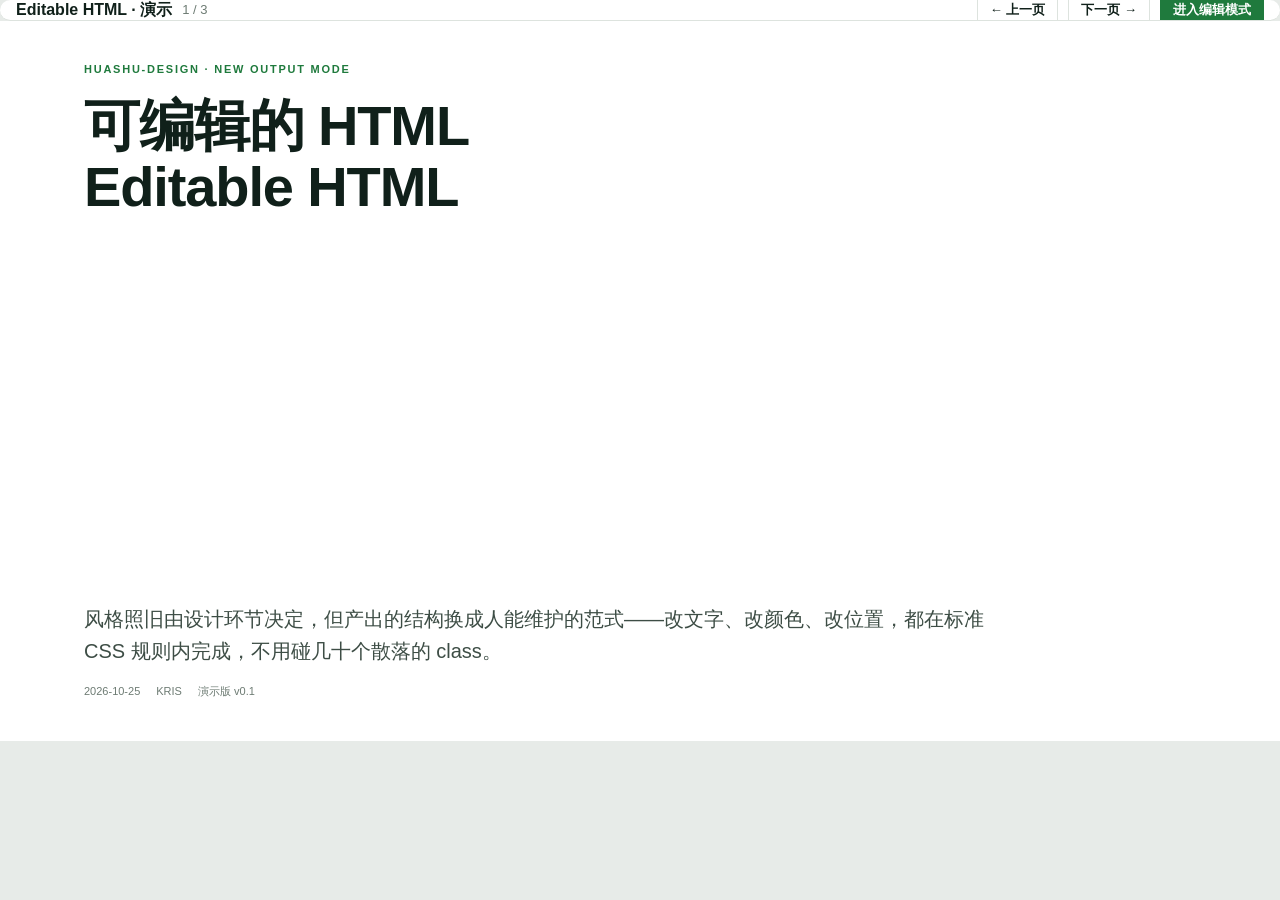
<file: index.html>
<!DOCTYPE html>
<html lang="zh-CN">
<head>
<meta charset="UTF-8">
<title>Editable HTML · 演示</title>
<link rel="stylesheet" href="assets/tokens.css">
<link rel="stylesheet" href="assets/layout.css">
<style>
  /* 演示外壳（chrome）—— 同样只用 tokens 变量 */
  html,body{margin:0;height:100%;background:var(--canvas);font-family:var(--font-sans)}
  .wrap{height:100%;display:grid;grid-template-rows:auto 1fr}
  .bar{display:flex;align-items:center;gap:10px;padding:10px 16px;background:var(--paper);border-bottom:1px solid var(--line)}
  .bar .t{font-weight:800;font-size:var(--fs-3)}
  .bar .sp{flex:1}
  .bar button{font:inherit;font-size:var(--fs-2);font-weight:700;cursor:pointer;
    border:1px solid var(--line);background:var(--paper);color:var(--ink);padding:6px 12px;border-radius:var(--r-md)}
  .bar button:hover{border-color:var(--accent);color:var(--accent)}
  .bar button.edit{background:var(--accent);border-color:var(--accent);color:var(--paper)}
  .stage{overflow:auto;padding:24px;display:grid;place-items:start center}
  iframe{width:1280px;height:720px;border:0;background:var(--paper);
    box-shadow:0 8px 30px rgba(0,0,0,.10);border-radius:var(--r-sm);transition:width .2s,height .2s}
  /* 编辑模式：iframe 撑满可用区域，否则右侧属性面板会被 iframe 高度截断 */
  body[data-editing] .stage{padding:0;place-items:start stretch}
  body[data-editing] iframe{width:100%;height:calc(100vh - 53px);box-shadow:none;border-radius:0}
  .hint{font-size:var(--fs-2);color:var(--ink-3)}
</style>
</head>
<body>
<div class="wrap">
  <div class="bar">
    <span class="t">Editable HTML · 演示</span>
    <span class="hint" id="nav">1 / 3</span>
    <span class="sp"></span>
    <button id="prev">← 上一页</button>
    <button id="next">下一页 →</button>
    <button class="edit" id="edit">进入编辑模式</button>
  </div>
  <div class="stage"><iframe id="f" src="slides/01-cover.html" title="slide"></iframe></div>
</div>
<script>
var slides=['slides/01-cover.html','slides/02-why.html','slides/03-new.html'], i=0, editing=false;
var f=document.getElementById('f'), nav=document.getElementById('nav');
function render(){
  document.body.setAttribute('data-editing', editing ? '1' : '0');
  f.src = slides[i] + (editing ? '?edit=1' : '');
  nav.textContent = (i+1)+' / '+slides.length;
}
document.getElementById('prev').onclick=function(){ i=(i-1+slides.length)%slides.length; render(); };
document.getElementById('next').onclick=function(){ i=(i+1)%slides.length; render(); };
document.getElementById('edit').onclick=function(){
  editing=!editing;
  this.textContent = editing ? '退出编辑模式' : '进入编辑模式';
  render();
};
document.addEventListener('keydown',function(e){
  if(e.key==='ArrowRight') document.getElementById('next').click();
  if(e.key==='ArrowLeft') document.getElementById('prev').click();
});
render();
</script>
</body>
</html>
</file>
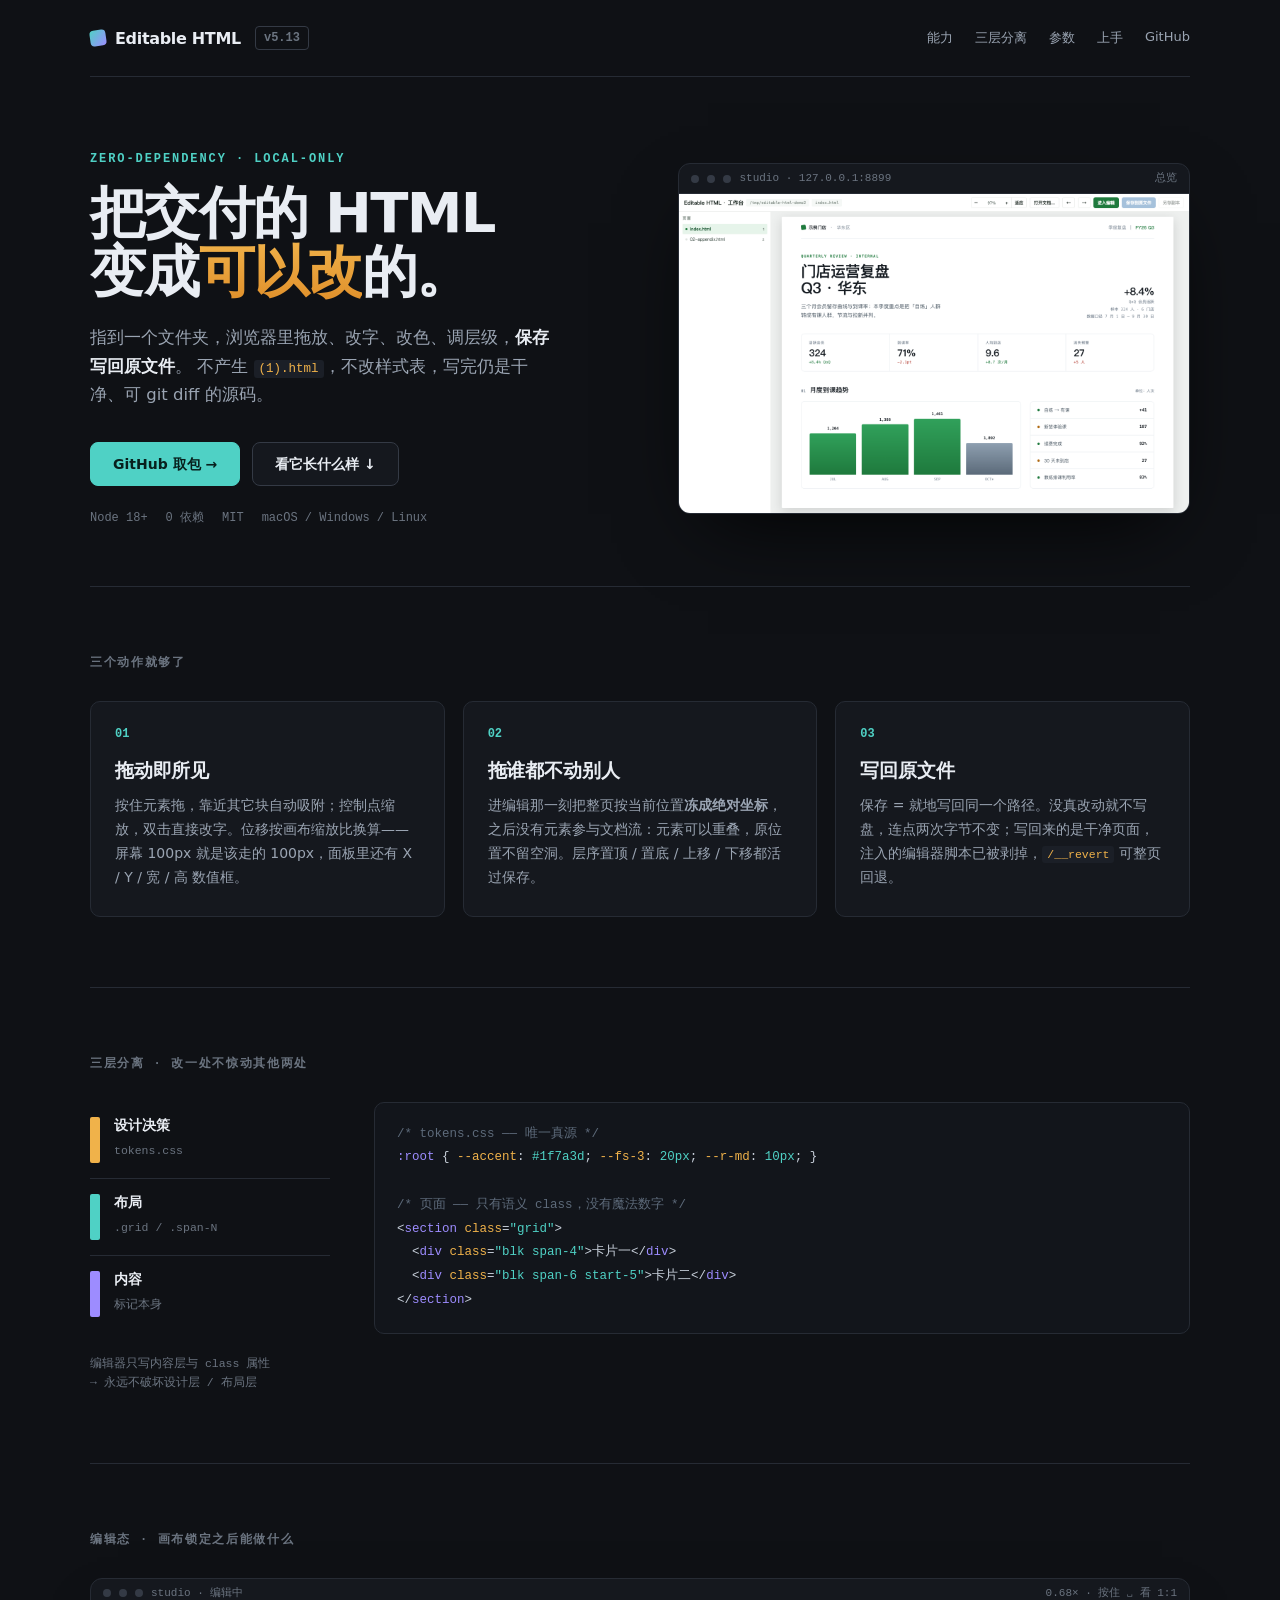
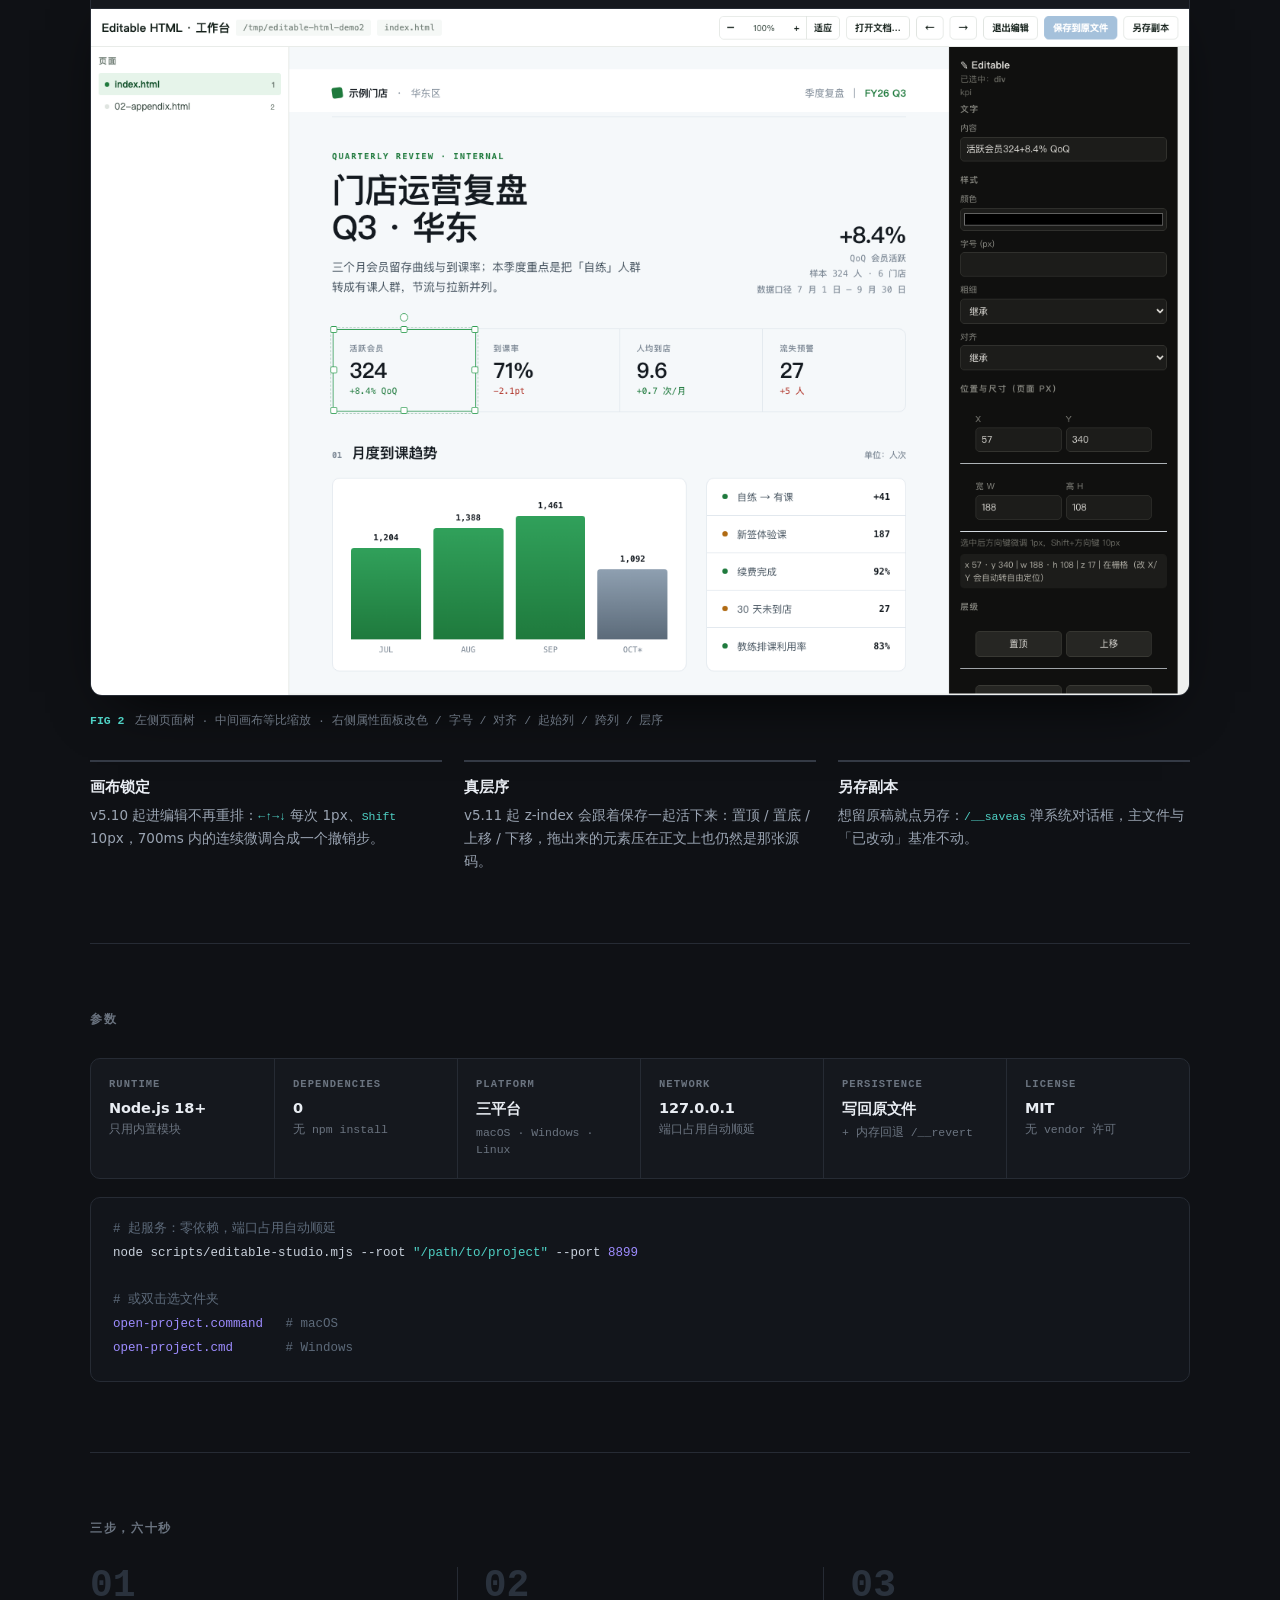
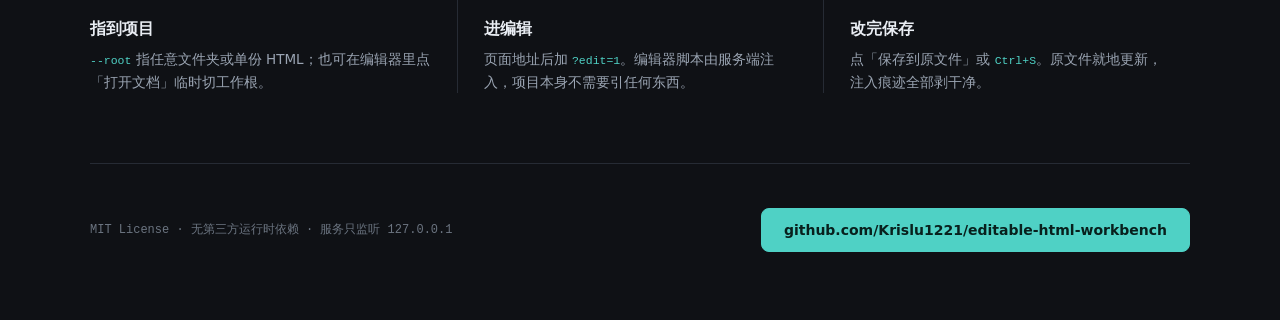
<file: demo/index.html>
<!DOCTYPE html>
<html lang="zh-CN">
<head>
<meta charset="utf-8">
<meta name="viewport" content="width=device-width,initial-scale=1">
<title>Editable HTML 工作台 · 交付物不应该只能由作者改</title>
<meta name="description" content="指向任意项目文件夹，在浏览器里拖动 / 改字 / 改色 / 调层级，保存就地写回原文件。零依赖，只监听 127.0.0.1。">
<style>
  :root{
    --bg:#0f1115; --bg2:#15181e; --line:#262b34; --line2:#343a45;
    --ink:#e9edf3; --ink2:#9aa4b2; --ink3:#6b7480;
    --cy:#4fd1c5; --am:#f0b24a; --vi:#9d8cff;
    --mono:ui-monospace,SFMono-Regular,"SF Mono",Menlo,Consolas,monospace;
    --sans:"PingFang SC","Hiragino Sans GB","Microsoft YaHei",system-ui,sans-serif;
  }
  *{box-sizing:border-box}
  html,body{margin:0;background:var(--bg);color:var(--ink);font-family:var(--sans);-webkit-font-smoothing:antialiased}
  .wrap{max-width:1180px;margin:0 auto;padding:0 40px}
  a{color:inherit}

  .top{display:flex;align-items:center;gap:14px;padding:26px 0;border-bottom:1px solid var(--line)}
  .logo{display:flex;align-items:center;gap:9px;font-weight:800;letter-spacing:-.02em}
  .logo i{width:16px;height:16px;border-radius:4px;background:linear-gradient(135deg,var(--cy),var(--vi));display:block;transform:rotate(-8deg)}
  .tag{font:600 12px/1 var(--mono);color:var(--ink3);border:1px solid var(--line2);padding:5px 8px;border-radius:4px}
  .top .sp{flex:1}
  .top nav{display:flex;gap:22px;font-size:13px;color:var(--ink2)}
  .top nav a{text-decoration:none}
  .top nav a:hover{color:var(--ink)}

  .hero{padding:76px 0 62px;display:grid;grid-template-columns:1.02fr .98fr;gap:56px;align-items:center}
  .kicker{font:600 12px/1 var(--mono);color:var(--cy);letter-spacing:.16em;text-transform:uppercase}
  h1{font-size:56px;line-height:1.06;letter-spacing:-.03em;margin:18px 0 22px;font-weight:800}
  h1 em{font-style:normal;background:linear-gradient(180deg,var(--am),#e08f2a);-webkit-background-clip:text;background-clip:text;color:transparent}
  .lede{font-size:16.5px;line-height:1.75;color:var(--ink2);max-width:44ch;margin:0}
  .lede b{color:var(--ink)}
  .lede code{font:500 12.5px/1 var(--mono);color:var(--am);background:#1b1f27;padding:2px 5px;border-radius:3px}
  .btns{display:flex;gap:12px;margin-top:32px}
  .btn{font:700 14px/1 var(--sans);padding:14px 22px;border-radius:8px;border:1px solid var(--line2);background:var(--bg2);color:var(--ink);text-decoration:none;display:inline-block}
  .btn.p{background:var(--cy);border-color:var(--cy);color:#08201d}
  .meta{display:flex;gap:18px;margin-top:26px;font:500 12px/1 var(--mono);color:var(--ink3);flex-wrap:wrap}

  .canvas{background:var(--bg2);border:1px solid var(--line);border-radius:12px;overflow:hidden;box-shadow:0 30px 80px -30px #000}
  .cbar{display:flex;align-items:center;gap:8px;padding:9px 12px;border-bottom:1px solid var(--line);font:500 11px/1 var(--mono);color:var(--ink3)}
  .dot{width:8px;height:8px;border-radius:50%;background:var(--line2);display:block}
  .cbar .sp{flex:1}
  .cbody{background:radial-gradient(circle at 50% -10%,#1c2330 0,transparent 60%);line-height:0}
  .cbody img{width:100%;height:auto;display:block}

  .sec{padding:70px 0;border-top:1px solid var(--line)}
  .sec h2{font:600 12px/1 var(--mono);color:var(--ink3);letter-spacing:.14em;text-transform:uppercase;margin:0 0 32px}

  .cards{display:grid;grid-template-columns:repeat(3,1fr);gap:18px}
  .card{border:1px solid var(--line);border-radius:10px;padding:26px 24px;background:var(--bg2)}
  .card .n{font:700 12px/1 var(--mono);color:var(--cy);margin-bottom:18px}
  .card h3{font-size:19px;margin:0 0 10px;letter-spacing:-.01em}
  .card p{font-size:14px;line-height:1.7;color:var(--ink2);margin:0}
  .card code{font:500 11.5px/1 var(--mono);color:var(--am);background:#1b1f27;padding:2px 5px;border-radius:3px}

  .layers{display:grid;grid-template-columns:240px 1fr;gap:44px;align-items:start}
  .layer{display:flex;gap:14px;padding:15px 0;border-bottom:1px solid var(--line)}
  .sw{width:10px;flex:0 0 10px;border-radius:2px;height:46px}
  .layer b{display:block;font-size:14px;margin-bottom:4px}
  .layer span{font:500 11.5px/1.6 var(--mono);color:var(--ink3)}
  pre{margin:0;background:#12151b;border:1px solid var(--line);border-radius:10px;padding:20px 22px;font:500 12.5px/1.9 var(--mono);color:#c9d1dc;overflow:auto}
  .k{color:var(--vi)}.s{color:var(--cy)}.c{color:#5d6a7a}.a{color:var(--am)}

  /* 参数条：来自方向 C，横排一格一参数 */
  .strip{display:grid;grid-template-columns:repeat(6,1fr);border:1px solid var(--line);border-radius:10px;overflow:hidden;background:var(--bg2)}
  .cell{padding:20px 18px;border-left:1px solid var(--line)}
  .cell:first-child{border-left:0}
  .cell .lb{font:600 10.5px/1 var(--mono);color:var(--ink3);letter-spacing:.1em;text-transform:uppercase;margin-bottom:10px}
  .cell .vl{font-size:14.5px;font-weight:700;letter-spacing:-.01em}
  .cell .vl small{display:block;font:500 11.5px/1.5 var(--mono);color:var(--ink3);font-weight:400;margin-top:5px;letter-spacing:0}
  .cmd{margin-top:18px}

  .shot{display:grid;grid-template-columns:1fr;gap:14px}
  .shot .canvas{box-shadow:0 24px 60px -28px #000}
  .cap{font:500 11.5px/1.6 var(--mono);color:var(--ink3);display:flex;gap:10px;align-items:center;margin-top:2px}
  .cap b{color:var(--cy);font-weight:700}
  .bullet{display:grid;grid-template-columns:repeat(3,1fr);gap:22px;margin-top:30px}
  .bl{border-top:2px solid var(--line2);padding-top:16px}
  .bl h4{margin:0 0 7px;font-size:15px}
  .bl p{margin:0;font-size:13.5px;line-height:1.7;color:var(--ink2)}
  .bl code{font:500 11.5px/1 var(--mono);color:var(--cy)}

  .steps{display:grid;grid-template-columns:repeat(3,1fr)}
  .step{padding:0 26px;border-left:1px solid var(--line)}
  .step:first-child{border-left:0;padding-left:0}
  .step .i{font:700 38px/1 var(--mono);color:#2a323d;margin-bottom:14px}
  .step h4{margin:0 0 8px;font-size:16px}
  .step p{margin:0;font-size:13.5px;line-height:1.7;color:var(--ink2)}
  .step code{font:500 11.5px/1 var(--mono);color:var(--cy)}

  .foot{border-top:1px solid var(--line);padding:44px 0 68px;display:flex;justify-content:space-between;align-items:center;gap:24px}
  .foot p{margin:0;font:500 12px/1.7 var(--mono);color:var(--ink3)}

  @media (max-width:960px){
    .wrap{padding:0 22px}
    .hero{grid-template-columns:1fr;gap:36px;padding-top:52px}
    h1{font-size:40px}
    .cards,.bullet,.steps{grid-template-columns:1fr}
    .layers{grid-template-columns:1fr;gap:24px}
    .strip{grid-template-columns:repeat(2,1fr)}
    .cell:nth-child(odd){border-left:0}
    .step{border-left:0;padding:0 0 24px}
    .foot{flex-direction:column;align-items:flex-start}
  }
</style>
</head>
<body>
<div class="wrap">
  <div class="top">
    <div class="logo"><i></i>Editable HTML</div><span class="tag">v5.13</span>
    <span class="sp"></span>
    <nav>
      <a href="#what">能力</a><a href="#layers">三层分离</a><a href="#spec">参数</a><a href="#how">上手</a><a href="https://github.com/Krislu1221/editable-html-workbench">GitHub</a>
    </nav>
  </div>

  <section class="hero">
    <div>
      <div class="kicker">zero-dependency · local-only</div>
      <h1>把交付的 HTML<br>变成<em>可以改</em>的。</h1>
      <p class="lede">指到一个文件夹，浏览器里拖放、改字、改色、调层级，<b>保存写回原文件</b>。
      不产生 <code>(1).html</code>，不改样式表，写完仍是干净、可 git diff 的源码。</p>
      <div class="btns">
        <a class="btn p" href="https://github.com/Krislu1221/editable-html-workbench">GitHub 取包 →</a>
        <a class="btn" href="#shots">看它长什么样 ↓</a>
      </div>
      <div class="meta"><span>Node 18+</span><span>0 依赖</span><span>MIT</span><span>macOS / Windows / Linux</span></div>
    </div>

    <div class="canvas">
      <div class="cbar"><i class="dot"></i><i class="dot"></i><i class="dot"></i><span>studio · 127.0.0.1:8899</span><span class="sp"></span><span>总览</span></div>
      <div class="cbody"><img src="assets/studio-preview.png" alt="Editable HTML 工作台总览：左侧页面树、中间画布、右侧属性面板"></div>
    </div>
  </section>

  <section class="sec" id="what">
    <h2>三个动作就够了</h2>
    <div class="cards">
      <div class="card"><div class="n">01</div><h3>拖动即所见</h3>
        <p>按住元素拖，靠近其它块自动吸附；控制点缩放，双击直接改字。位移按画布缩放比换算——屏幕 100px 就是该走的 100px，面板里还有 X / Y / 宽 / 高 数值框。</p></div>
      <div class="card"><div class="n">02</div><h3>拖谁都不动别人</h3>
        <p>进编辑那一刻把整页按当前位置<strong>冻成绝对坐标</strong>，之后没有元素参与文档流：元素可以重叠，原位置不留空洞。层序置顶 / 置底 / 上移 / 下移都活过保存。</p></div>
      <div class="card"><div class="n">03</div><h3>写回原文件</h3>
        <p>保存 = 就地写回同一个路径。没真改动就不写盘，连点两次字节不变；写回来的是干净页面，注入的编辑器脚本已被剥掉，<code>/__revert</code> 可整页回退。</p></div>
    </div>
  </section>

  <section class="sec" id="layers">
    <h2>三层分离 · 改一处不惊动其他两处</h2>
    <div class="layers">
      <div>
        <div class="layer"><div class="sw" style="background:var(--am)"></div><div><b>设计决策</b><span>tokens.css</span></div></div>
        <div class="layer"><div class="sw" style="background:var(--cy)"></div><div><b>布局</b><span>.grid / .span-N</span></div></div>
        <div class="layer" style="border:0"><div class="sw" style="background:var(--vi)"></div><div><b>内容</b><span>标记本身</span></div></div>
        <p style="font:500 11.5px/1.7 var(--mono);color:var(--ink3);margin:22px 0 0">编辑器只写内容层与 class 属性<br>→ 永远不破坏设计层 / 布局层</p>
      </div>
      <pre><span class="c">/* tokens.css —— 唯一真源 */</span>
<span class="k">:root</span> { <span class="a">--accent</span>: <span class="s">#1f7a3d</span>; <span class="a">--fs-3</span>: <span class="s">20px</span>; <span class="a">--r-md</span>: <span class="s">10px</span>; }

<span class="c">/* 页面 —— 只有语义 class，没有魔法数字 */</span>
&lt;<span class="k">section</span> <span class="a">class</span>=<span class="s">"grid"</span>&gt;
  &lt;<span class="k">div</span> <span class="a">class</span>=<span class="s">"blk span-4"</span>&gt;卡片一&lt;/<span class="k">div</span>&gt;
  &lt;<span class="k">div</span> <span class="a">class</span>=<span class="s">"blk span-6 start-5"</span>&gt;卡片二&lt;/<span class="k">div</span>&gt;
&lt;/<span class="k">section</span>&gt;</pre>
    </div>
  </section>

  <section class="sec" id="shots">
    <h2>编辑态 · 画布锁定之后能做什么</h2>
    <div class="shot">
      <div class="canvas">
        <div class="cbar"><i class="dot"></i><i class="dot"></i><i class="dot"></i><span>studio · 编辑中</span><span class="sp"></span><span>0.68× · 按住 ␣ 看 1:1</span></div>
        <div class="cbody"><img src="assets/studio-editing.png" alt="编辑态：元素被选中、属性面板可改 X/Y/宽/高与颜色字体、以及层序按钮"></div>
      </div>
      <div class="cap"><b>FIG 2</b><span>左侧页面树 · 中间画布等比缩放 · 右侧属性面板改色 / 字号 / 对齐 / 起始列 / 跨列 / 层序</span></div>
    </div>
    <div class="bullet">
      <div class="bl"><h4>画布锁定</h4><p>v5.10 起进编辑不再重排：<code>←↑→↓</code> 每次 1px、<code>Shift</code> 10px，700ms 内的连续微调合成一个撤销步。</p></div>
      <div class="bl"><h4>真层序</h4><p>v5.11 起 z-index 会跟着保存一起活下来：置顶 / 置底 / 上移 / 下移，拖出来的元素压在正文上也仍然是那张源码。</p></div>
      <div class="bl"><h4>另存副本</h4><p>想留原稿就点另存：<code>/__saveas</code> 弹系统对话框，主文件与「已改动」基准不动。</p></div>
    </div>
  </section>

  <section class="sec" id="spec">
    <h2>参数</h2>
    <div class="strip">
      <div class="cell"><div class="lb">Runtime</div><div class="vl">Node.js 18+<small>只用内置模块</small></div></div>
      <div class="cell"><div class="lb">Dependencies</div><div class="vl">0<small>无 npm install</small></div></div>
      <div class="cell"><div class="lb">Platform</div><div class="vl">三平台<small>macOS · Windows · Linux</small></div></div>
      <div class="cell"><div class="lb">Network</div><div class="vl">127.0.0.1<small>端口占用自动顺延</small></div></div>
      <div class="cell"><div class="lb">Persistence</div><div class="vl">写回原文件<small>+ 内存回退 /__revert</small></div></div>
      <div class="cell"><div class="lb">License</div><div class="vl">MIT<small>无 vendor 许可</small></div></div>
    </div>
    <pre class="cmd"><span class="c"># 起服务：零依赖，端口占用自动顺延</span>
node scripts/editable-studio.mjs --root <span class="s">"/path/to/project"</span> --port <span class="k">8899</span>

<span class="c"># 或双击选文件夹</span>
<span class="k">open-project.command</span>   <span class="c"># macOS</span>
<span class="k">open-project.cmd</span>       <span class="c"># Windows</span></pre>
  </section>

  <section class="sec" id="how">
    <h2>三步，六十秒</h2>
    <div class="steps">
      <div class="step"><div class="i">01</div><h4>指到项目</h4><p><code>--root</code> 指任意文件夹或单份 HTML；也可在编辑器里点「打开文档」临时切工作根。</p></div>
      <div class="step"><div class="i">02</div><h4>进编辑</h4><p>页面地址后加 <code>?edit=1</code>。编辑器脚本由服务端注入，项目本身不需要引任何东西。</p></div>
      <div class="step"><div class="i">03</div><h4>改完保存</h4><p>点「保存到原文件」或 <code>Ctrl+S</code>。原文件就地更新，注入痕迹全部剥干净。</p></div>
    </div>
  </section>

  <div class="foot">
    <p>MIT License · 无第三方运行时依赖 · 服务只监听 127.0.0.1</p>
    <a class="btn p" href="https://github.com/Krislu1221/editable-html-workbench">github.com/Krislu1221/editable-html-workbench</a>
  </div>
</div>
</body>
</html>
</file>
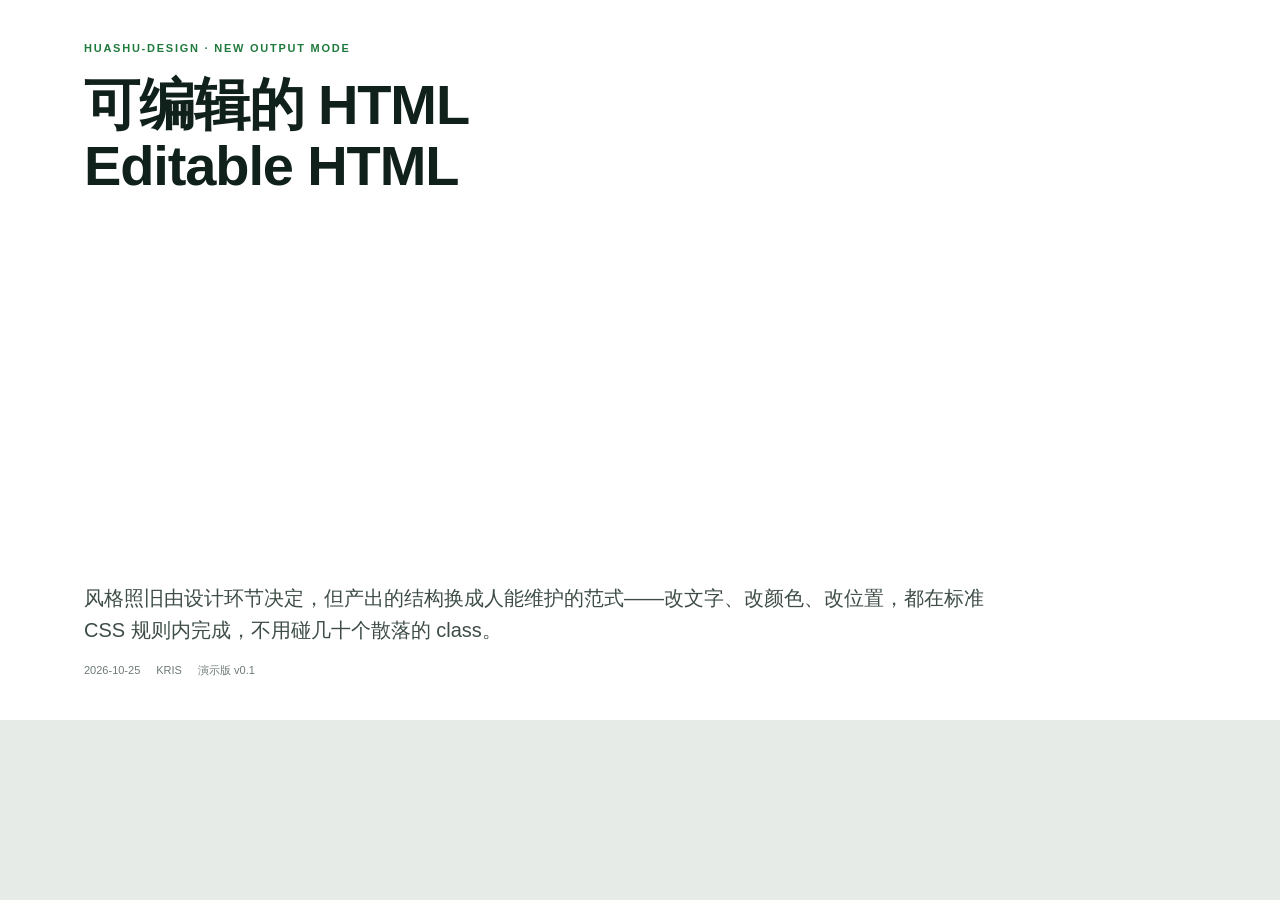
<file: slides/01-cover.html>
<!DOCTYPE html>
<html lang="zh-CN">
<head>
<meta charset="UTF-8">
<title>Editable HTML · 封面</title>
<link rel="stylesheet" href="../assets/tokens.css">
<link rel="stylesheet" href="../assets/layout.css">
</head>
<body>
<section class="slide cover">
  <p class="eyebrow">Huashu-Design · New Output Mode</p>
  <h1 class="t">可编辑的 HTML<br><span class="hl">Editable HTML</span></h1>
  <p class="s">风格照旧由设计环节决定，但产出的结构换成人能维护的范式——改文字、改颜色、改位置，都在标准 CSS 规则内完成，不用碰几十个散落的 class。</p>
  <div class="meta">
    <span>2026-10-25</span>
    <span>KRIS</span>
    <span>演示版 v0.1</span>
  </div>
</section>
<script src="../assets/editable.js"></script>
</body>
</html>
</file>
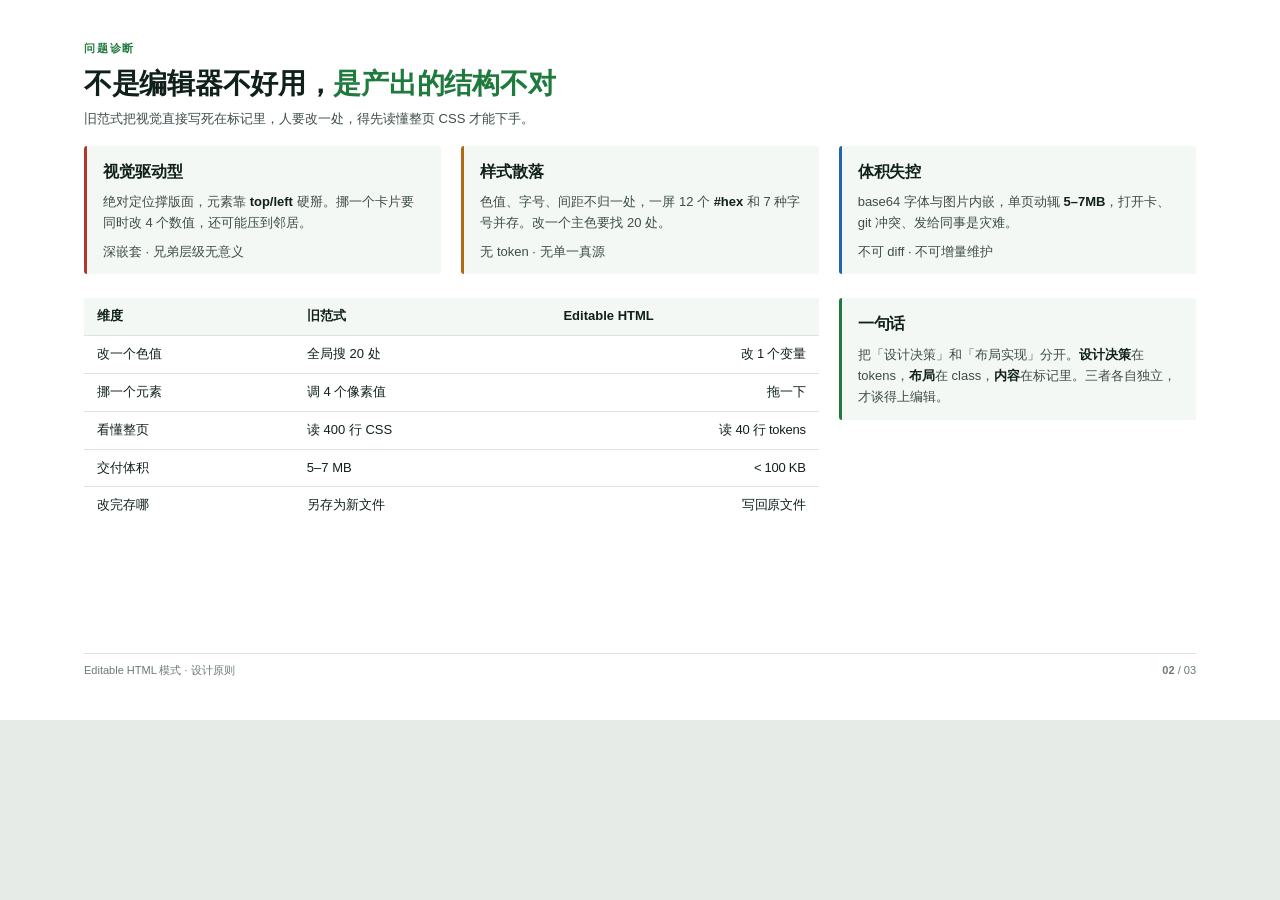
<file: slides/02-why.html>
<!DOCTYPE html>
<html lang="zh-CN"><head>
<meta charset="UTF-8">
<title>Editable HTML · 问题诊断</title>
<link rel="stylesheet" href="../assets/tokens.css">
<link rel="stylesheet" href="../assets/layout.css">

</head>
<body>
<section class="slide">
  <header class="slide-head">
    <p class="eyebrow">问题诊断</p>
    <h2 class="slide-title">不是编辑器不好用，<span class="hl">是产出的结构不对</span></h2>
    <p class="slide-sub">旧范式把视觉直接写死在标记里，人要改一处，得先读懂整页 CSS 才能下手。</p>
  </header>

  <div class="slide-body">
    <div class="grid">
      
      <div class="blk accent-red span-4">
        <h4>视觉驱动型</h4>
        <p>绝对定位撑版面，元素靠 <strong>top/left</strong> 硬掰。挪一个卡片要同时改 4 个数值，还可能压到邻居。</p>
        <p class="note">深嵌套 · 兄弟层级无意义</p>
      </div><div class="blk accent-amber span-4">
        <h4>样式散落</h4>
        <p>色值、字号、间距不归一处，一屏 12 个 <strong>#hex</strong> 和 7 种字号并存。改一个主色要找 20 处。</p>
        <p class="note">无 token · 无单一真源</p>
      </div>
      <div class="blk accent-blue span-4">
        <h4>体积失控</h4>
        <p>base64 字体与图片内嵌，单页动辄 <strong>5–7MB</strong>，打开卡、git 冲突、发给同事是灾难。</p>
        <p class="note">不可 diff · 不可增量维护</p>
      </div>
    </div>

    <div class="grid" style="margin-top:var(--sp-5)">
      <div class="span-8">
        <table class="tbl">
          <thead>
            <tr><th>维度</th><th>旧范式</th><th>Editable HTML</th></tr>
          </thead>
          <tbody>
            <tr><td>改一个色值</td><td>全局搜 20 处</td><td class="num">改 1 个变量</td></tr>
            <tr><td>挪一个元素</td><td>调 4 个像素值</td><td class="num">拖一下</td></tr>
            <tr><td>看懂整页</td><td>读 400 行 CSS</td><td class="num">读 40 行 tokens</td></tr>
            <tr><td>交付体积</td><td>5–7 MB</td><td class="num">&lt; 100 KB</td></tr>
            <tr><td>改完存哪</td><td>另存为新文件</td><td class="num">写回原文件</td></tr>
          </tbody>
        </table>
      </div>
      <div class="span-4">
        <div class="blk accent span-12">
          <h4>一句话</h4>
          <p>把「设计决策」和「布局实现」分开。<strong>设计决策</strong>在 tokens，<strong>布局</strong>在 class，<strong>内容</strong>在标记里。三者各自独立，才谈得上编辑。</p>
        </div>
      </div>
    </div>
  </div>

  <footer class="slide-foot">
    <span class="cap">Editable HTML 模式 · 设计原则</span>
    <span class="pgnum"><b>02</b> / 03</span>
  </footer>
</section>
<script src="../assets/editable.js"></script>


</body></html>
</file>
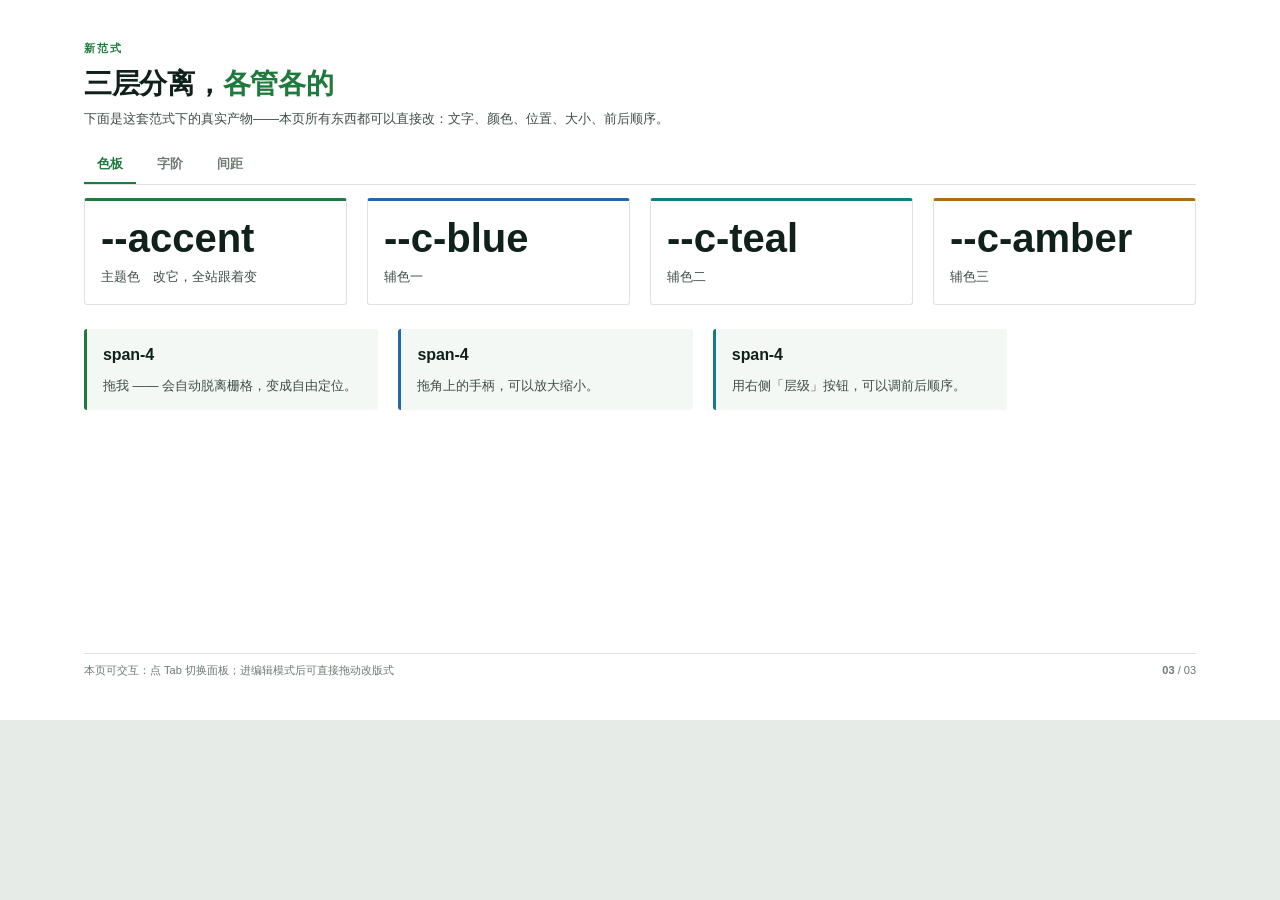
<file: slides/03-new.html>
<!DOCTYPE html>
<html lang="zh-CN">
<head>
<meta charset="UTF-8">
<title>Editable HTML · 新范式</title>
<link rel="stylesheet" href="../assets/tokens.css">
<link rel="stylesheet" href="../assets/layout.css">
</head>
<body>
<section class="slide">
  <header class="slide-head">
    <p class="eyebrow">新范式</p>
    <h2 class="slide-title">三层分离，<span class="hl">各管各的</span></h2>
    <p class="slide-sub">下面是这套范式下的真实产物——本页所有东西都可以直接改：文字、颜色、位置、大小、前后顺序。</p>
  </header>

  <div class="slide-body">
    <!-- 交互演示：Tab 切换 -->
    <div class="span-12" data-drag>
      <div class="tabs" role="tablist">
        <button class="tab" role="tab" aria-selected="true" data-tab="a">色板</button>
        <button class="tab" role="tab" aria-selected="false" data-tab="b">字阶</button>
        <button class="tab" role="tab" aria-selected="false" data-tab="c">间距</button>
      </div>
      <div class="panel" data-panel="a" style="padding-top:var(--sp-3)">
        <div class="grid">
          <div class="kpi span-3"><div class="v">--accent</div><div class="k">主题色　改它，全站跟着变</div></div>
          <div class="kpi blue span-3"><div class="v">--c-blue</div><div class="k">辅色一</div></div>
          <div class="kpi teal span-3"><div class="v">--c-teal</div><div class="k">辅色二</div></div>
          <div class="kpi amber span-3"><div class="v">--c-amber</div><div class="k">辅色三</div></div>
        </div>
      </div>
      <div class="panel" data-panel="b" hidden style="padding-top:var(--sp-3)">
        <div class="blk span-12">
          <h4>字阶</h4>
          <p><strong>--fs-1</strong> 11px 注释　<strong>--fs-2</strong> 13px 正文　<strong>--fs-3</strong> 16px 小标题　<strong>--fs-5</strong> 28px 页标题　<strong>--fs-7</strong> 56px 封面标题</p>
          <p class="note">只改 --fs-base 一个值，整套字号等比缩放。</p>
        </div>
      </div>
      <div class="panel" data-panel="c" hidden style="padding-top:var(--sp-3)">
        <div class="blk span-12">
          <h4>间距</h4>
          <p>--sp-1 4px　--sp-2 8px　--sp-3 13px　--sp-4 16px　--sp-5 24px　--sp-6 32px　--sp-7 48px　--sp-8 64px</p>
          <p class="note">密度档位 compact / airy 只改间距变量，不碰组件规则。</p>
        </div>
      </div>
    </div>

    <!-- 栅格位置演示 -->
    <div class="grid" style="margin-top:var(--sp-5)">
      <div class="blk accent span-4" data-drag><h4>span-4</h4><p>拖我 —— 会自动脱离栅格，变成自由定位。</p></div>
      <div class="blk accent-blue span-4" data-drag><h4>span-4</h4><p>拖角上的手柄，可以放大缩小。</p></div>
      <div class="blk accent-teal span-4" data-drag><h4>span-4</h4><p>用右侧「层级」按钮，可以调前后顺序。</p></div>
    </div>
  </div>

  <footer class="slide-foot">
    <span class="cap">本页可交互：点 Tab 切换面板；进编辑模式后可直接拖动改版式</span>
    <span class="pgnum"><b>03</b> / 03</span>
  </footer>
</section>
<script>
document.querySelectorAll('.tab').forEach(function(t){
  t.addEventListener('click', function(){
    document.querySelectorAll('.tab').forEach(function(x){ x.setAttribute('aria-selected','false'); });
    t.setAttribute('aria-selected','true');
    document.querySelectorAll('.panel').forEach(function(p){ p.hidden = p.dataset.panel !== t.dataset.tab; });
  });
});
</script>
<script src="../assets/editable.js"></script>
</body>
</html>
</file>
<file: assets/tokens.css>
/* ============================================================
   tokens.css — 设计令牌（唯一样式真源）
   ------------------------------------------------------------
   改风格 = 只改这一个文件。全部颜色/字阶/间距/圆角/线宽在此定义。
   硬规则：任何其他 CSS 文件里不得出现字面色值或裸 px 字号。
   ============================================================ */

:root {
  /* —— 色板：中性三档 —— */
  --ink:    #10201a;   /* 主文字 */
  --ink-2:  #3d4d45;   /* 次级文字 */
  --ink-3:  #6d7b73;   /* 弱化文字 / 注释 */
  --line:   #dde3de;   /* 分隔线 */
  --line-2: #eef2ef;   /* 浅分隔线 */
  --paper:  #ffffff;   /* 页面底 */
  --paper-2:#f4f8f5;   /* 卡片底 */
  --canvas:#e7ebe8;   /* 画布底（演示用） */

  /* —— 色板：主题色 —— */
  --accent:      #1f7a3d;
  --accent-deep: #12502a;
  --accent-soft: #e6f4ea;
  --c-blue: #2166a8;
  --c-amber:#b06a12;
  --c-teal: #0f7c86;
  --c-red:  #b2372c;

  /* —— 辅助色浅底 / 强调底上的文字（布局文件里不得再写字面色值） —— */
  --c-blue-soft:  #e7eff7;
  --c-amber-soft: #f7efe2;
  --on-accent:    #ffffff;

  /* —— 字阶（rem；改 --fs-base 整体缩放） —— */
  --fs-base: 16px;
  --fs-1: 11px;   /* eyebrow / 注释 / 页脚 */
  --fs-2: 13px;   /* 正文 */
  --fs-3: 16px;   /* 小标题 */
  --fs-4: 20px;   /* 副标题 */
  --fs-5: 28px;   /* 页面标题 */
  --fs-6: 40px;   /* KPI 数值 */
  --fs-7: 56px;   /* 封面主标题 */

  --lh-tight: 1.26;
  --lh-body:  1.6;

  /* —— 间距阶（8 的倍数） —— */
  --sp-1: 4px;
  --sp-2: 8px;
  --sp-3: 13px;
  --sp-4: 16px;
  --sp-5: 24px;
  --sp-6: 32px;
  --sp-7: 48px;
  --sp-8: 64px;

  /* —— 形状 —— */
  --r-sm: 3px;
  --r-md: 6px;
  --r-lg: 12px;
  --radius: var(--r-sm);

  /* —— 栅格 —— */
  --cols: 12;
  --gutter: 20px;
  --pad-x: 84px;
  --pad-y: 40px;

  /* —— 字体 —— */
  /* 跨平台字体栈：macOS(PingFang) / Windows(YaHei) / 通用(Noto Sans SC) */
  --font-sans: "PingFang SC", "Microsoft YaHei", "Noto Sans SC", "Source Han Sans SC",
                "Hiragino Sans GB", -apple-system, BlinkMacSystemFont, "Segoe UI", sans-serif;
  --font-mono: ui-monospace, SFMono-Regular, "SF Mono", Menlo, Consolas, monospace;

  /* —— 动效 —— */
  --ease: cubic-bezier(.2, .7, .2, 1);
  --dur: .28s;
}

/* 密度：compact 收紧间距，airy 放开。只改这里，不动组件规则 */
:root[data-density="compact"] { --sp-4: 12px; --sp-5: 18px; --sp-6: 24px; --gutter: 14px; }
:root[data-density="airy"]    { --sp-4: 22px; --sp-5: 30px; --sp-6: 42px; --gutter: 28px; }
</file>
<file: assets/layout.css>
/* ============================================================
   layout.css — 布局与组件规则
   ------------------------------------------------------------
   硬规则：
   · 内容一律用 grid / flex 排版，禁止用 absolute 定位内容元素
   · 颜色/字号/间距全部来自 tokens.css，本文件不得出现字面色值
   · 样式只用 class，不用 id；不写 !important；不用后代深层选择器
   ============================================================ */

*, *::before, *::after { box-sizing: border-box; }
html, body { margin: 0; padding: 0; }

body {
  background: var(--canvas);
  color: var(--ink);
  font-family: var(--font-sans);
  font-size: var(--fs-2);
  line-height: var(--lh-body);
  -webkit-font-smoothing: antialiased;
}

/* ── 页面骨架 ───────────────────────────────────────────── */

.slide {
  width: 100%;
  max-width: 1920px;
  aspect-ratio: 16 / 9;
  background: var(--paper);
  margin: 0 auto 24px;
  padding: var(--pad-y) var(--pad-x);
  display: grid;
  grid-template-rows: auto minmax(0, 1fr) auto;   /* 头 / 体 / 脚 */
  gap: var(--sp-4);
  overflow: hidden;
  position: relative;
}

.slide-head { display: grid; gap: var(--sp-2); }
.slide-body { display: grid; align-content: start; min-height: 0; }
.slide-foot {
  border-top: 1px solid var(--line);
  padding-top: var(--sp-2);
  display: flex;
  justify-content: space-between;
  align-items: flex-start;
  gap: var(--sp-5);
  font-size: var(--fs-1);
  color: var(--ink-3);
}

/* ── 12 栅格 ────────────────────────────────────────────── */

.grid { display: grid; grid-template-columns: repeat(var(--cols), minmax(0, 1fr)); gap: var(--gutter); }
.grid + .grid { margin-top: var(--gutter); }

/* 跨列：span-1 … span-12（= 用满整行） */
.span-1{grid-column:span 1}.span-2{grid-column:span 2}.span-3{grid-column:span 3}
.span-4{grid-column:span 4}.span-5{grid-column:span 5}.span-6{grid-column:span 6}
.span-7{grid-column:span 7}.span-8{grid-column:span 8}.span-9{grid-column:span 9}
.span-10{grid-column:span 10}.span-11{grid-column:span 11}.span-12{grid-column:span 12}

/* 起始列：start-1 … start-12（换位置只改这一个 class） */
.start-1{grid-column-start:1}.start-2{grid-column-start:2}.start-3{grid-column-start:3}
.start-4{grid-column-start:4}.start-5{grid-column-start:5}.start-6{grid-column-start:6}
.start-7{grid-column-start:7}.start-8{grid-column-start:8}.start-9{grid-column-start:9}
.start-10{grid-column-start:10}.start-11{grid-column-start:11}.start-12{grid-column-start:12}

/* ── 文字 ───────────────────────────────────────────────── */

.eyebrow {
  font-size: var(--fs-1); font-weight: 700; letter-spacing: .16em;
  color: var(--accent); text-transform: uppercase; margin: 0;
}
.slide-title { font-size: var(--fs-5); font-weight: 800; letter-spacing: -.01em; line-height: var(--lh-tight); margin: 0; }
.slide-title .hl { color: var(--accent); }
.slide-sub { font-size: var(--fs-2); color: var(--ink-2); margin: 0; max-width: 980px; }
h3 { font-size: var(--fs-3); font-weight: 800; margin: 0; }
h4 { font-size: var(--fs-3); font-weight: 800; margin: 0; letter-spacing: -.005em; }
p  { margin: 0; }
.lead { font-size: var(--fs-4); line-height: 1.4; font-weight: 700; margin: 0; }
.note { font-size: var(--fs-1); color: var(--ink-3); line-height: 1.5; }
.num { font-variant-numeric: tabular-nums; letter-spacing: -.02em; }

/* ── 组件 ───────────────────────────────────────────────── */

/* 文字块：弱化=纸色底，强调=左竖条 */
.blk {
  background: var(--paper-2);
  padding: var(--sp-3) var(--sp-4);
  display: flex; flex-direction: column; gap: var(--sp-2);
  min-height: 0;
  border-radius: var(--radius);
}
.blk.accent     { border-left: 3px solid var(--accent); }
.blk.accent-blue{ border-left: 3px solid var(--c-blue); }
.blk.accent-amber{border-left: 3px solid var(--c-amber); }
.blk.accent-teal{ border-left: 3px solid var(--c-teal); }
.blk.accent-red { border-left: 3px solid var(--c-red); }
.blk p { font-size: var(--fs-2); color: var(--ink-2); }
.blk p strong { color: var(--ink); font-weight: 700; }

/* KPI 卡 */
.kpi {
  border: 1px solid var(--line);
  border-top: 3px solid var(--accent);
  border-radius: var(--radius);
  padding: var(--sp-4);
  background: var(--paper);
  display: flex; flex-direction: column; gap: var(--sp-2);
}
.kpi.blue  { border-top-color: var(--c-blue); }
.kpi.amber { border-top-color: var(--c-amber); }
.kpi.teal  { border-top-color: var(--c-teal); }
.kpi .v { font-size: var(--fs-6); font-weight: 900; line-height: 1.05; font-variant-numeric: tabular-nums; }
.kpi .v .u { font-size: var(--fs-3); font-weight: 700; color: var(--ink-2); margin-left: 4px; }
.kpi .k { font-size: var(--fs-2); color: var(--ink-2); }

/* 表格 */
.tbl { width: 100%; border-collapse: collapse; font-size: var(--fs-2); }
.tbl th, .tbl td { text-align: left; padding: var(--sp-2) var(--sp-3); border-bottom: 1px solid var(--line); }
.tbl th { font-weight: 800; color: var(--ink); background: var(--paper-2); }
.tbl td.num, .tbl th.num { text-align: right; font-variant-numeric: tabular-nums; }
.tbl tbody tr:last-child td { border-bottom: none; }

/* 标签胶囊（扁平） */
.tag {
  display: inline-block; padding: 3px 10px; border-radius: 999px;
  background: var(--accent-soft); color: var(--accent-deep);
  font-size: var(--fs-1); font-weight: 700;
}
.tag.blue  { background: var(--c-blue-soft); color: var(--c-blue); }
.tag.amber { background: var(--c-amber-soft); color: var(--c-amber); }
.tag.grey  { background: var(--paper-2); color: var(--ink-2); }

/* 编号步骤 */
.steps { display: grid; gap: var(--gutter); }
.step { display: grid; grid-template-columns: auto 1fr; gap: var(--sp-3); align-items: start; }
.step .no {
  width: 34px; height: 34px; border-radius: 999px;
  background: var(--accent); color: var(--on-accent);
  display: grid; place-items: center; font-weight: 800; font-size: var(--fs-3);
}
.step h4 { margin-bottom: 2px; }
.step p { font-size: var(--fs-2); color: var(--ink-2); }

/* 封面 */
.cover { display: grid; align-content: center; gap: var(--sp-4); }
.cover .t { font-size: var(--fs-7); font-weight: 900; line-height: 1.1; letter-spacing: -.02em; margin: 0; }
.cover .s { font-size: var(--fs-4); color: var(--ink-2); max-width: 900px; margin: 0; }
.cover .meta { display: flex; gap: var(--sp-4); font-size: var(--fs-1); color: var(--ink-3); }

/* 装饰层：唯一允许 absolute 的地方，且必须 pointer-events:none */
.deco { position: absolute; pointer-events: none; }

/* ── 交互元件（Editable HTML 的重点：本身就是可点的） ── */

.btn {
  appearance: none; border: 1px solid var(--line); background: var(--paper);
  color: var(--ink); font: inherit; font-size: var(--fs-2); font-weight: 700;
  padding: var(--sp-2) var(--sp-4); border-radius: var(--radius); cursor: pointer;
  transition: border-color var(--dur) var(--ease), transform var(--dur) var(--ease);
}
.btn:hover { border-color: var(--accent); color: var(--accent); transform: translateY(-1px); }
.btn.primary { background: var(--accent); border-color: var(--accent); color: var(--on-accent); }
.btn.primary:hover { background: var(--accent-deep); color: var(--on-accent); }

.tabs { display: flex; gap: var(--sp-2); border-bottom: 1px solid var(--line); }
.tab {
  appearance: none; background: none; border: none; border-bottom: 2px solid transparent;
  font: inherit; font-size: var(--fs-2); font-weight: 700; color: var(--ink-3);
  padding: var(--sp-2) var(--sp-3); cursor: pointer;
}
.tab[aria-selected="true"] { color: var(--accent); border-bottom-color: var(--accent); }
.panel[hidden] { display: none; }

/* 数据条 */
.bar { height: 8px; background: var(--paper-2); border-radius: 999px; overflow: hidden; }
.bar > i { display: block; height: 100%; background: var(--accent); border-radius: 999px; }
.bar.blue > i { background: var(--c-blue); }
.bar.amber > i { background: var(--c-amber); }
</file>
